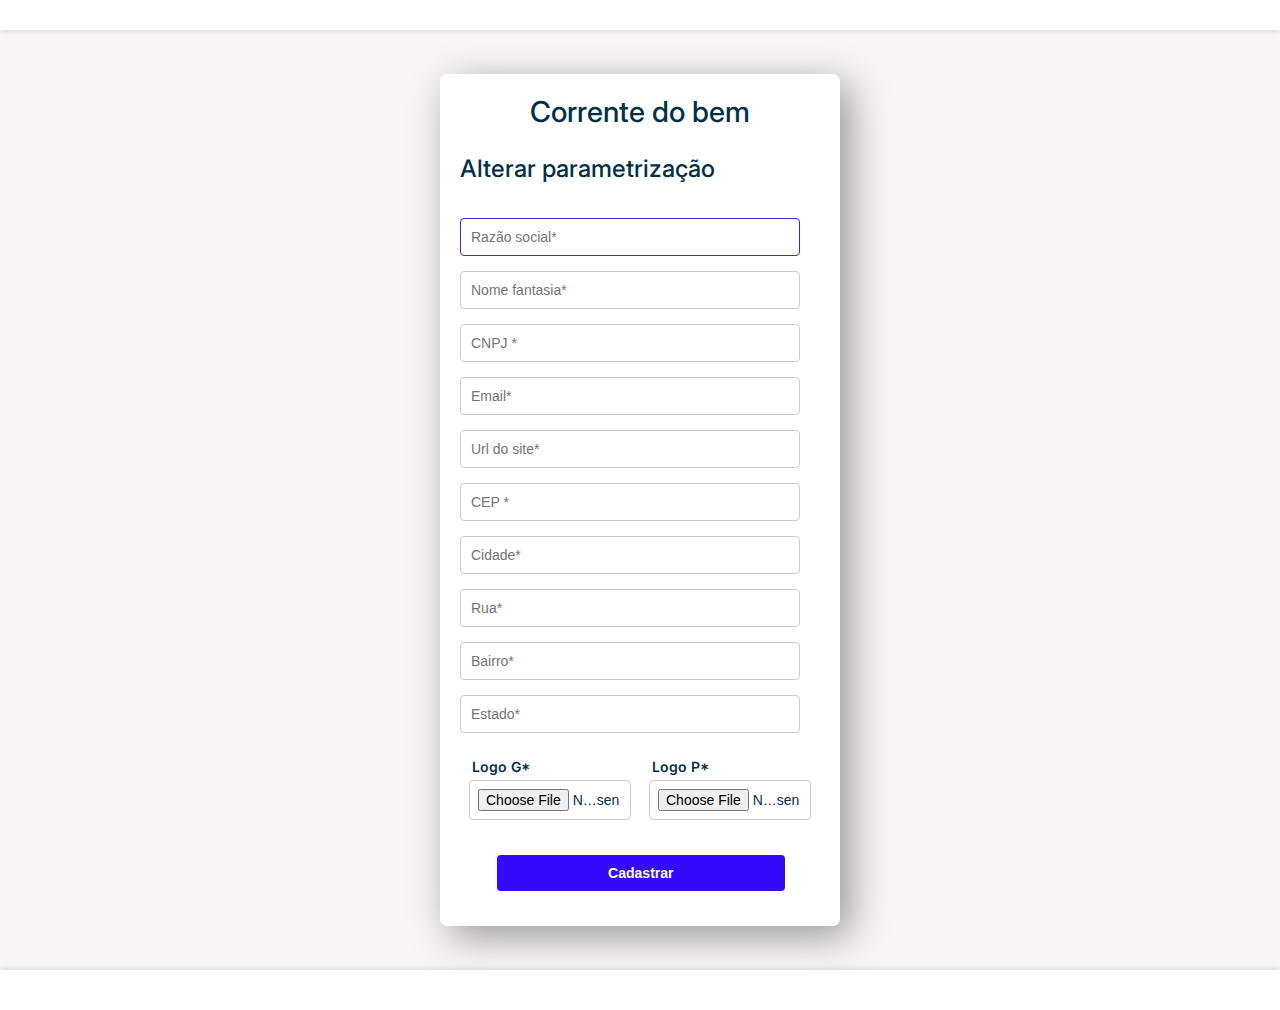
<file: org_frontend/alterarParametrizacao.html>
<!DOCTYPE html>
<html lang="pt-br">
<head>
    <meta charset="UTF-8">
    <meta name="viewport" content="width=device-width, initial-scale=1.0">
    <title>Corrente do bem - Cadastro</title>
    <link rel="stylesheet" href="./css/cadParametrizacao.css"> <!-- Substitua pelo caminho correto do seu arquivo CSS -->
    <link rel="stylesheet" href="./css/stylePagina.css">
    <script src="./js/cadastroP.js"></script>
    <script src="./js/paginaAdminUser.js"></script>
    <script src="./js/carregarHeaderFooter.js"></script>
</head>
<body onload="getParametrizacao(event); carregaHeaderFooter();">
    <div class="wrapper">

        <header id="headerAdm" class="main-header">
            <!--COLOCAR O HEADER DO SCRIPT AQUI CASO DE ALGUM ERRO, ESTA NO CARREGARHEADERFOOTER-->
        </header>
    
        <main class="content">
            <div class="page">
                <div class="formLogin">
                    <h1>Corrente do bem</h1>
                    <h2>Alterar parametrização</h2>
                    <form id="formP" method="POST" enctype="multipart/form-data">
                        <input id="razaoP" name="razaoP" type="text" placeholder="Razão social*" autofocus="true" value="">
                        <div id="divRazao" style="display: none">
                            <p class="validarForm">Razão social inválida!</p>
                        </div>
                        <input id="nomeP" name="nomeP" type="text" placeholder="Nome fantasia*" value="">
                        <div id="divNome" style="display: none">
                            <p class="validarForm">Nome fantasia inválido!</p>
                        </div>
                        <input type="text" id="cnpjP" name="cnpjP" placeholder="CNPJ *" maxlength="18" value="">
                        <div id="divCNPJ" style="display: none">
                            <p class="validarForm">CNPJ inválido!</p>
                        </div>
                        <input id="emailP" name="emailP" type="email" placeholder="Email*" value="">
                        <div id="divEmail" style="display: none">
                            <p class="validarForm">Email inválido!</p>
                        </div>
                        <input id="siteP" name="siteP" type="text" placeholder="Url do site*" value="">
                        <div id="divSite" style="display: none">
                            <p class="validarForm">Site inválido!</p>
                        </div>
                        <input type="text" id="cepP" name="cepP" placeholder="CEP *" maxlength="9" value="">
                        <div id="divCEP" style="display: none">
                            <p class="validarForm">CEP inválido!</p>
                        </div>
                        <input type="text" id="cidadeP" name="cidadeP" placeholder="Cidade*" value="">
                        <div id="divCidade" style="display: none">
                            <p class="validarForm">Cidade inválida!</p>
                        </div>
                        <input type="text" id="enderecoP" name="enderecoP" placeholder="Rua*" value="">
                        <div id="divEndereco" style="display: none">
                            <p class="validarForm">Endereço inválido!</p>
                        </div>
                        <input type="text" id="bairroP" name="bairroP" placeholder="Bairro*" value="">
                        <div id="divBairro" style="display: none">
                            <p class="validarForm">Bairro inválido!</p>
                        </div>
                        <input type="text" id="estadoP" name="estadoP" placeholder="Estado*" value="">
                        <div id="divEstado" style="display: none">
                            <p class="validarForm">Estado inválido!</p>
                        </div>

                        <div class="file-inputs-container">
                            <div class="file-input">
                                <label for="arquivo1">Logo G*</label>
                                <input id="arquivo1" name="arquivo1" type="file" accept=".jpg,.jpeg,.png,.pdf">
                            </div>
                        
                            <div class="file-input">
                                <label for="arquivo2">Logo P*</label>
                                <input id="arquivo2" name="arquivo2" type="file" accept=".jpg,.jpeg,.png,.pdf">
                            </div>
                        </div>  
                    </form>
                    <div id="divArq1" style="display: none">
                        <p class="validarForm" style="margin-left: 0.8rem; margin-top: 0px;">Arquivo Logo G inválido!</p>
                    </div>
                    <div id="divArq2" style="display: none">
                        <p class="validarForm" style="margin-left: 13.4rem;">Arquivo Logo P inválido!</p>
                    </div>
                    <div id="divSucesso" style="display: none;">
                        <h3 class="validarForm" style="color: rgb(11, 139, 39); margin-left: 2.6rem; margin-bottom: 2px;">Alteração realizada, aguarde o redirecionamento..</h3>
                    </div>
                    <button class="btn" onclick="cadastrarParametrizacao(event)" style="margin-bottom: 15px;">Cadastrar</button>
                
                </div>
            </div>
        </main>

        <footer class="main-footer" id="footerAdm">
           <!--COLOCAR O FOOTER DO SCRIPT AQUI CASO DE ALGUM ERRO, ESTA NO CARREGARHEADERFOOTER-->
        </footer>
    </div>
</body>
</html>
</file>
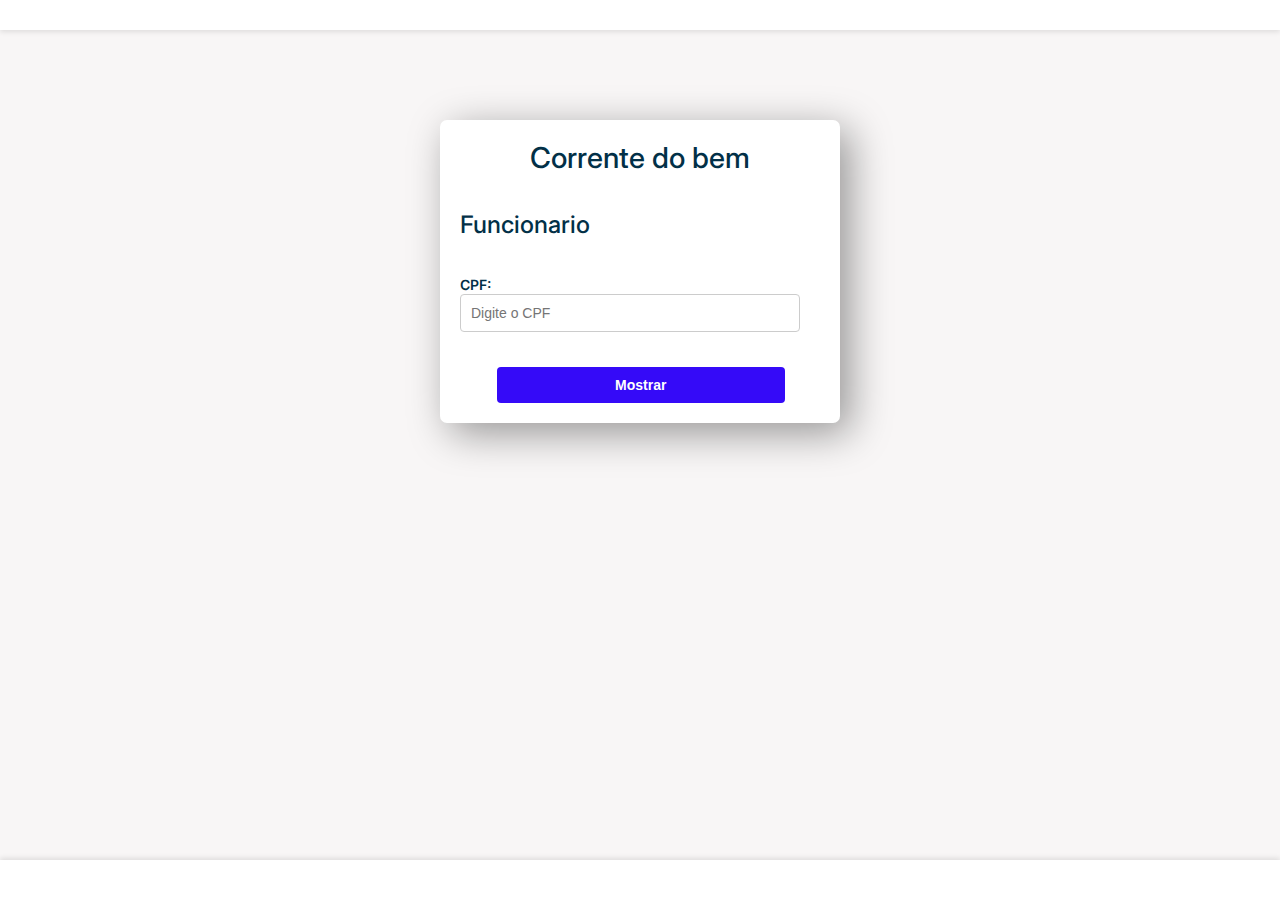
<file: org_frontend/cadastroEntrega.html>
<!DOCTYPE html>
<html lang="pt-br">
<head>
    <meta charset="UTF-8">
    <meta name="viewport" content="width=device-width, initial-scale=1.0">
    <title>Corrente do bem - Cadastro</title>
    <link rel="stylesheet" href="./css/cadUser.css"> <!-- Substitua pelo caminho correto do seu arquivo CSS -->
    <link rel="stylesheet" href="./css/stylePagina.css">

    <script src="./js/cadastroE.js"></script>
    <script src="./js/carregarHeaderFooter.js"></script>

</head>
<body onload="carregaHeaderFooter()">
    <div class="wrapper">
        <header id="headerAdm" class="main-header">
            <!--COLOCAR O HEADER DO SCRIPT AQUI CASO DE ALGUM ERRO, ESTA NO CARREGARHEADERFOOTER-->
        </header>
    
        <main class="content">
            <div class="page">
                <div class="formLogin">
                    <h1>Corrente do bem</h1>
                    <h2>Funcionario</h2>

                    <form id="formU">
                        <label for="cpf">CPF:</label>
                        <input id="cpf" name="cpf" type="text" placeholder="Digite o CPF" value="" oninput="" maxlength="14">
                        <span id="idFunc" style="display: none;" value="0"></span>
                        <div id="divAll" style="display: none;">
                            <label for="nome">Nome:</label>
                            <input id="nome" name="nome" type="text" placeholder="Nome" autofocus="true" value="" style="display: block;" readonly>

                            <label for="email">Email:</label>
                            <input id="email" name="email" type="text" placeholder="Email" value="" style="display: block;" readonly>

                            <label for="cidade">Cidade:</label>
                            <input id="cidade" name="cidade" type="text" placeholder="Cidade" value="" style="display: block;" readonly>
                        </div>
                    </form>
                    <div id="divCPF" style="display: none">
                        <h3 class="validarForm">CPF não encontrado, tente novamente.</h3>
                    </div>
                    <div id="divSucesso" style="display: none;">
                        <h3 class="validarForm" style="color: rgb(11, 139, 39); margin-left: 2.6rem; margin-bottom: 2px;">Usuário inativado.</h3>
                    </div>

                    <div id="divErro" style="display: none;">
                        <h3 class="validarForm" style="color: rgb(226, 8, 8); margin-left: 2.6rem; margin-bottom: 2px;">Permissão negada. Cadastre mais um administrador</h3>
                    </div>
                    <button id="buttonM" style="display: block;" class="btn" onclick="mostrarDados(event)">Mostrar</button>
                    <button id="buttonE" style="display: none;" class="btn" onclick="esconderDados(event)">Esconder</button>
                </div>

                <div class="formLogin" id="divGeralD" style="display: none;">

                    <h2>Donatario</h2>

                    <form id="formU2">
                        <label for="cpf2">CPF:</label>
                        <input id="cpf2" name="cpf2" type="text" placeholder="Digite o CPF" value="" oninput="" maxlength="14">
                        <span id="idDonat" style="display: none;" value="0"></span>

                        <div id="divAll2" style="display: none;">
                            <label for="nome2">Nome:</label>
                            <input id="nome2" name="nome2" type="text" placeholder="Nome" autofocus="true" value="" style="display: block;" readonly>

                            <label for="email2">Telefone:</label>
                            <input id="telefone2" name="telefone2" type="text" placeholder="Telefone" value="" style="display: block;" readonly>

                            <label for="cidade2">Cidade:</label>
                            <input id="cidade2" name="cidade2" type="text" placeholder="Cidade" value="" style="display: block;" readonly>
                        </div>
                    </form>
                    <div id="divCPF2" style="display: none">
                        <h3 class="validarForm">CPF não encontrado, tente novamente.</h3>
                    </div>
                    <div id="divSucesso2" style="display: none;">
                        <h3 class="validarForm" style="color: rgb(11, 139, 39); margin-left: 2.6rem; margin-bottom: 2px;">Usuário inativado.</h3>
                    </div>

                    <div id="divErro2" style="display: none;">
                        <h3 class="validarForm" style="color: rgb(226, 8, 8); margin-left: 2.6rem; margin-bottom: 2px;">Permissão negada. Cadastre mais um administrador</h3>
                    </div>

                    <button id="buttonM2" style="display: block;" class="btn" onclick="mostrarDados('buttonM2')">Mostrar</button>
                    <button id="buttonE2" style="display: none;" class="btn" onclick="esconderDados('buttonE2')">Esconder</button>
                </div>

                <div class="formLogin" id="divGeralF" style="display: none;">

                    <h2>Entrega</h2>

                    <form id="formU3">
                    
                        <div id="divAll3" style="display: block;">
                            <label for="tipo">Tipo:</label>
                            <input id="tipo" name="tipo" type="text" placeholder="Tipo" autofocus="true" value="" style="display: block;" >

                            <label for="data">Data:</label>
                            <input id="data" name="data" type="date" placeholder="Data entrega" value="" style="display: block;" >
                        </div>
                    </form>

                    <h3>Adicionar Produto</h3>
                    <br>

                    <div id="divAddProduto" style="display: block;">
                        <form id="formProduto">
                            <label for="produto">Produto:</label>
                            <input id="produto" name="produto" type="text" placeholder="Nome do Produto" value="" style="display: block;">

                            <label for="quantidade">Quantidade:</label>
                            <input id="quantidade" name="quantidade" type="number" placeholder="Quantidade" value="" style="display: block;" min="1">
                        </form>

                        <button id="buttonAddProduto" class="btn" onclick="adicionarProduto(event)">Adicionar Produto</button>
                        <div id="produtosList" style="margin-top: 10px;"></div>
                    </div>

                    <div id="divCPF2" style="display: none">
                        <h3 class="validarForm">CPF não encontrado, tente novamente.</h3>
                    </div>
                    <div id="divSucesso3" style="display: none;">
                        <h3 class="validarForm" style="color: rgb(11, 139, 39); margin-left: 2.6rem; margin-bottom: 2px;">Entrega cadastrada.</h3>
                    </div>

                    <div id="divErro3" style="display: none;">
                        <h3 class="validarForm" style="color: rgb(226, 8, 8); margin-left: 2.6rem; margin-bottom: 2px;">Erro preencha os campos corretos.</h3>
                    </div>

                    <button id="buttonEF" style="display: block;" class="btn" onclick="cadastrarE()">Confirmar</button>
                </div>


            </div>
        </main>
        <footer class="main-footer" id="footerAdm">
            <!--COLOCAR O FOOTER DO SCRIPT AQUI CASO DE ALGUM ERRO, ESTA NO CARREGARHEADERFOOTER-->
         </footer>
    </div>
</body>
</html>
</file>
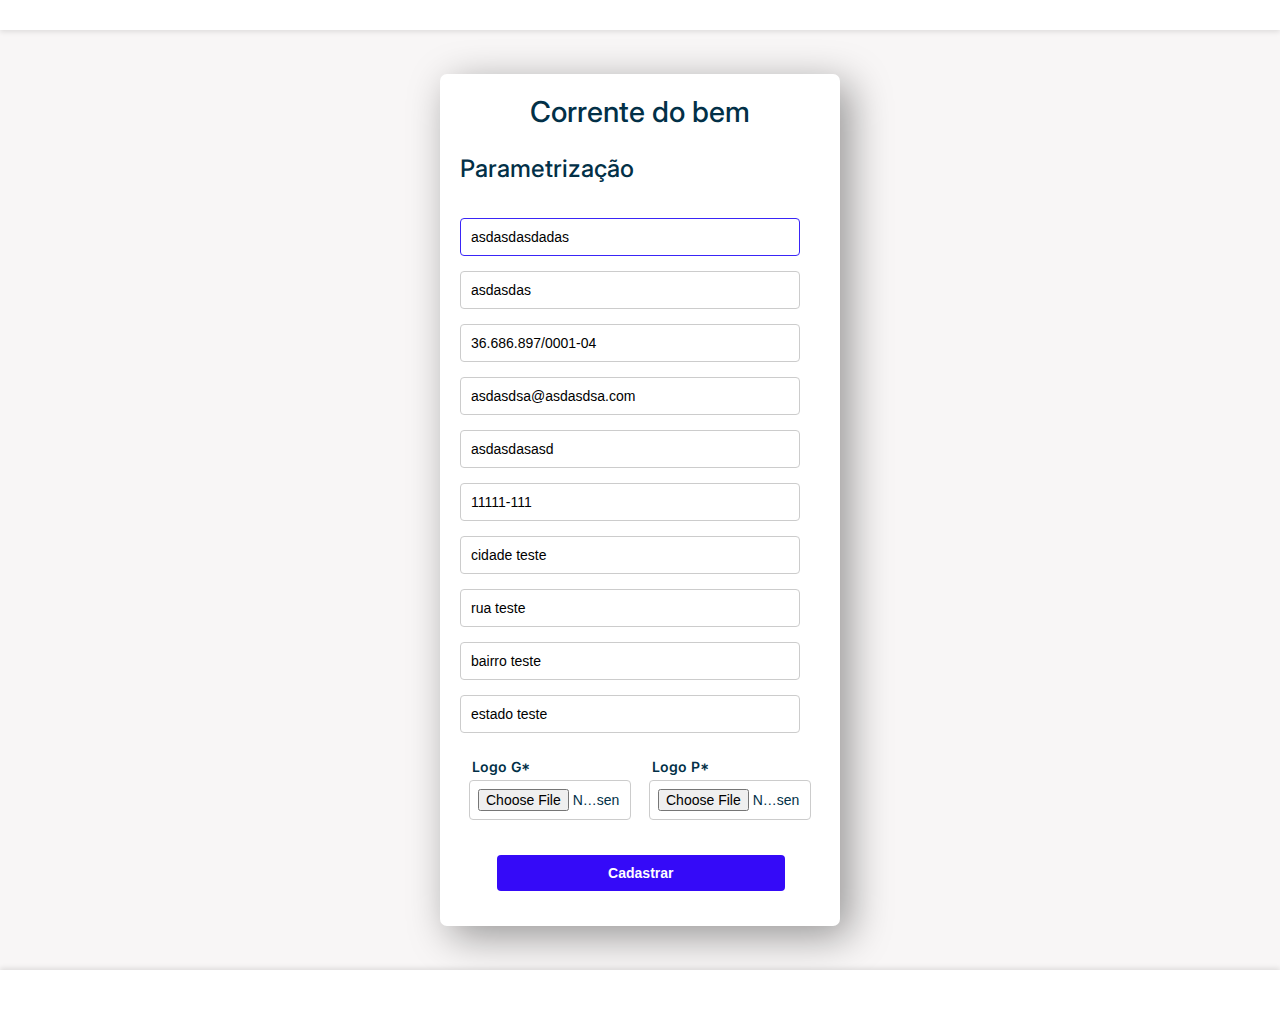
<file: org_frontend/cadastroParametrizacao.html>
<!DOCTYPE html>
<html lang="pt-br">
<head>
    <meta charset="UTF-8">
    <meta name="viewport" content="width=device-width, initial-scale=1.0">
    <title>Corrente do bem - Cadastro</title>
    <link rel="stylesheet" href="./css/cadParametrizacao.css"> <!-- Substitua pelo caminho correto do seu arquivo CSS -->
    <link rel="stylesheet" href="./css/stylePagina.css">

    <script src="./js/cadastroP.js"></script>
    <script src="./js/paginaAdminUser.js"></script>
    <script src="./js/carregarHeaderFooter.js"></script>
</head>
<body onload="carregaHeaderFooter();">
<div class="wrapper">

    <header id="headerAdm" class="main-header">
        <!--COLOCAR O HEADER DO SCRIPT AQUI CASO DE ALGUM ERRO, ESTA NO CARREGARHEADERFOOTER-->
    </header>

    <main class="content">
        <div class="page">
            <div class="formLogin">
                <h1>Corrente do bem</h1>
                <h2>Parametrização</h2>
                <form id="formP" method="POST" enctype="multipart/form-data">
                    <input id="razaoP" name="razaoP" type="text" placeholder="Razão social*" autofocus="true" value="asdasdasdadas">
                    <div id="divRazao" style="display: none">
                        <p class="validarForm">Razão social inválida!</p>
                    </div>
                    <input id="nomeP" name="nomeP" type="text" placeholder="Nome fantasia*" value="asdasdas">
                    <div id="divNome" style="display: none">
                        <p class="validarForm">Nome fantasia inválido!</p>
                    </div>
                    <input type="text" id="cnpjP" name="cnpjP" placeholder="CNPJ *" maxlength="18" value="36.686.897/0001-04">
                    <div id="divCNPJ" style="display: none">
                        <p class="validarForm">CNPJ inválido!</p>
                    </div>
                    <input id="emailP" name="emailP" type="email" placeholder="Email*" value="asdasdsa@asdasdsa.com">
                    <div id="divEmail" style="display: none">
                        <p class="validarForm">Email inválido!</p>
                    </div>
                    <input id="siteP" name="siteP" type="text" placeholder="Url do site*" value="asdasdasasd">
                    <div id="divSite" style="display: none">
                        <p class="validarForm">Site inválido!</p>
                    </div>
                    <input type="text" id="cepP" name="cepP" placeholder="CEP *" maxlength="9" value="11111-111">
                    <div id="divCEP" style="display: none">
                        <p class="validarForm">CEP inválido!</p>
                    </div>
                    <input type="text" id="cidadeP" name="cidadeP" placeholder="Cidade*" value="cidade teste">
                    <div id="divCidade" style="display: none">
                        <p class="validarForm">Cidade inválida!</p>
                    </div>
                    <input type="text" id="enderecoP" name="enderecoP" placeholder="Rua*" value="rua teste">
                    <div id="divEndereco" style="display: none">
                        <p class="validarForm">Endereço inválido!</p>
                    </div>
                    <input type="text" id="bairroP" name="bairroP" placeholder="Bairro*" value="bairro teste">
                    <div id="divBairro" style="display: none">
                        <p class="validarForm">Bairro inválido!</p>
                    </div>
                    <input type="text" id="estadoP" name="estadoP" placeholder="Estado*" value="estado teste">
                    <div id="divEstado" style="display: none">
                        <p class="validarForm">Estado inválido!</p>
                    </div>

                    <div class="file-inputs-container">
                        <div class="file-input">
                            <label for="arquivo1">Logo G*</label>
                            <input id="arquivo1" name="arquivo1" type="file" accept=".jpg,.jpeg,.png,.pdf">
                        </div>
                    
                        <div class="file-input">
                            <label for="arquivo2">Logo P*</label>
                            <input id="arquivo2" name="arquivo2" type="file" accept=".jpg,.jpeg,.png,.pdf">
                        </div>
                    </div>  
                </form>
                <div id="divArq1" style="display: none">
                    <p class="validarForm" style="margin-left: 0.8rem; margin-top: 0px;">Arquivo Logo G inválido!</p>
                </div>
                <div id="divArq2" style="display: none">
                    <p class="validarForm" style="margin-left: 13.4rem;">Arquivo Logo P inválido!</p>
                </div>
                <div id="divSucesso" style="display: none;">
                    <h3 class="validarForm" style="color: rgb(11, 139, 39); margin-left: 2.6rem; margin-bottom: 2px;">Cadastro de parametrização realizado, aguarde o redirecionamento..</h3>
                </div>
                <button class="btn" onclick="cadastrarParametrizacao(event)" style="margin-bottom: 15px;">Cadastrar</button>
            </div>
        </div>
    </main>

    <footer class="main-footer" id="footerAdm">
        <!--COLOCAR O FOOTER DO SCRIPT AQUI CASO DE ALGUM ERRO, ESTA NO CARREGARHEADERFOOTER-->
     </footer>
</div>
</body>
</html>
</file>
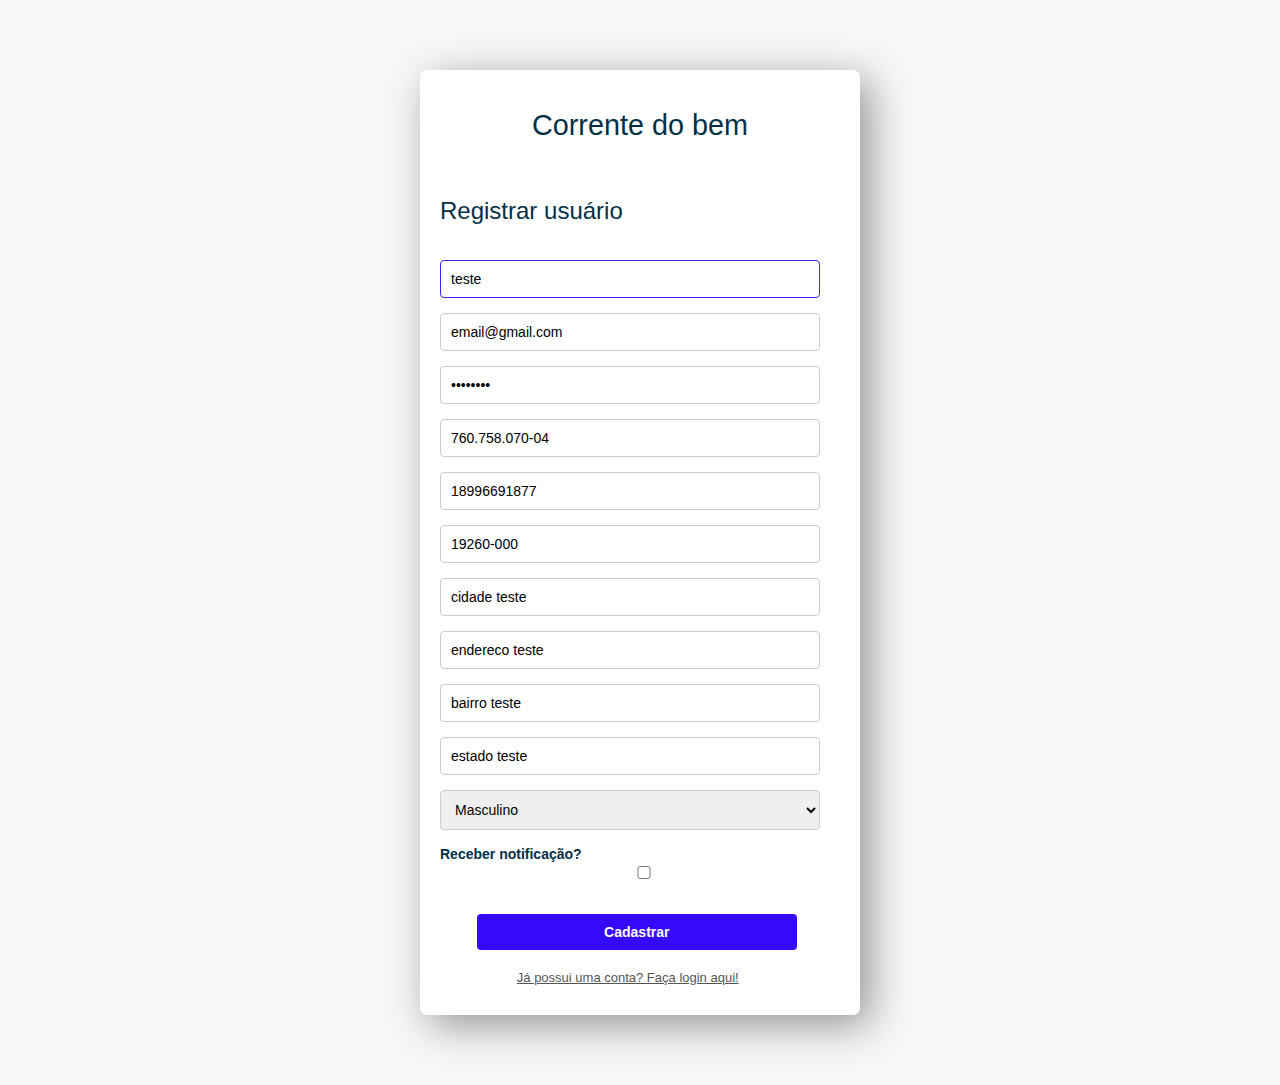
<file: org_frontend/cadastroUsuario.html>
<!DOCTYPE html>
<html lang="pt-br">
<head>
    <meta charset="UTF-8">
    <meta name="viewport" content="width=device-width, initial-scale=1.0">
    <title>Corrente do bem - Cadastro</title>
    <link rel="stylesheet" href="./css/cadUser.css"> <!-- Substitua pelo caminho correto do seu arquivo CSS -->
    <script src="./js/cadastro.js"></script>
</head>
<body>
    <div class="page">
        <div class="formLogin">
            <h1>Corrente do bem</h1>
            <h2>Registrar usuário</h2>

            <form id="formU">
                <input id="nome" name="nome" type="text" placeholder="Nome*" autofocus="true" value="teste">
                <div id="divNome" style="display: none">
                    <p class="validarForm">Nome inválido!</p>
                </div>
    
                <input id="emailU" name="emailU" type="email" placeholder="Email*" value="email@gmail.com">
                <div id="divEmail" style="display: none">
                    <p class="validarForm">Email inválido!</p>
                </div>
                <input id="passU" name="passU" type="password" placeholder="Senha*" value="senha123">
                <div id="divPass" style="display: none">
                    <p class="validarForm">Senha inválida!</p>
                </div>
    
                <input type="text" id="cpf" name="cpf" placeholder="CPF *" maxlength="11" value="760.758.070-04">
                <div id="divCPF" style="display: none">
                    <p class="validarForm">CPF inválido!</p>
                </div>
                <input type="tel" id="telefone" name="telefone" placeholder="Telefone *" maxlength="11" value="18996691877">
                <div id="divTelefone" style="display: none">
                    <p class="validarForm">Telefone inválido!</p>
                </div>
                <input type="text" id="cep" name="cep" placeholder="CEP *" maxlength="9" value="19260-000">
                <div id="divCEP" style="display: none">
                    <p class="validarForm">CEP inválido!</p>
                </div>
                <input type="text" id="cidade" name="cidade" placeholder="Cidade*" value="cidade teste">
                <div id="divCidade" style="display: none">
                    <p class="validarForm">Cidade inválida!</p>
                </div>
                <input type="text" id="endereco" name="endereco" placeholder="Endereco*" value="endereco teste">
                <div id="divEndereco" style="display: none">
                    <p class="validarForm">Endereço inválido!</p>
                </div>
                <input type="text" id="bairro" name="bairro" placeholder="Bairro*" value="bairro teste">
                <div id="divBairro" style="display: none">
                    <p class="validarForm">Bairro inválido!</p>
                </div>
                <input type="text" id="estado" name="estado" placeholder="Estado*" value="estado teste">
                <div id="divEstado" style="display: none">
                    <p class="validarForm">Estado inválido!</p>
                </div>
            
                <select id="selectU">
                    <option value="masculino">Masculino</option>
                    <option value="feminino">Feminino</option>
                </select>

                <div>
                    <label for="notify">Receber notificação?</label>
                    <input type="checkbox" id="notify" name="notify" value="sim">
                </div>
            </form>
            
            <div id="divSucesso" style="display: none;">
                <h3 class="validarForm" style="color: rgb(11, 139, 39); margin-left: 2.6rem; margin-bottom: 2px;">Cadastro realizado, aguarde o redirecionamento..</h3>
            </div>

            <div id="divErro" style="display: none;">
                <h3 class="validarForm" style="color: rgb(226, 8, 8); margin-left: 2.6rem; margin-bottom: 2px;">Email não permitido, tente novamente.</h3>
            </div>

            <button class="btn" onclick="cadastrarUsuario(event)">Cadastrar</button>
            <a href="/">Já possui uma conta? Faça login aqui!</a>
           
        </div>
    </div>
</body>
</html>
</file>
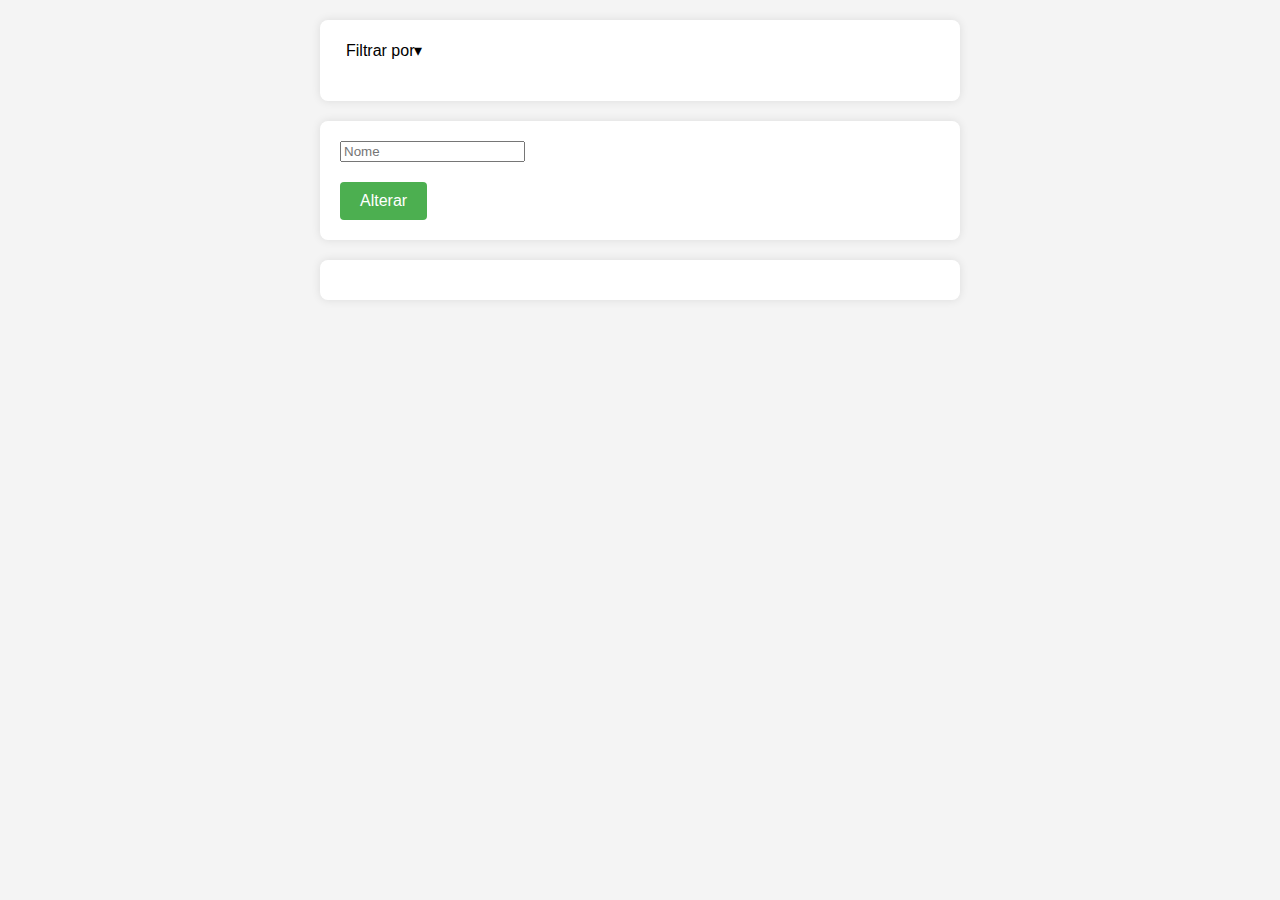
<file: org_frontend/consultarUsuarios.html>
<!DOCTYPE html>
<html lang="en">
<head>
    <meta charset="UTF-8">
    <meta name="viewport" content="width=device-width, initial-scale=1.0">
    <title>Tela Estilizada</title>
    <link rel="stylesheet" href="./css/consultarU.css">
    <script src="./js/consultarU.js"></script>
</head>
<body>
    
    <div class="main-content">

        
        <div class="dropdown">
            <button id="dropdown-btn">Filtrar por&#9662;</button>
            <div class="dropdown-content">
                <!-- Conteúdo do dropdown -->
                <a href="#" onclick="filtrarEmail()">Email</a>
                <a href="#" onclick="filtrarCpf()">CPF</a>
            </div>
        </div>

        <div id="filtrarE" style="display: none;">
            <label for="nome">Email:</label>
            <input id="emailU" name="emailU" type="email" placeholder="Digite o email" value=""  oninput="consultarEmail()" onfocus="desativarCaixas()">
            <div id="divEmail" style="display: none">
                <h3 class="validarForm">Email inválido!</h3>
            </div>
        </div>

        <div id="filtrarC" style="display: none;">
            <label for="cpf">CPF:</label>
            <input id="cpf" name="cpf" type="text" placeholder="Digite o CPF" value="" oninput="consultarCPF()" onfocus="desativarCaixas()">
            <div id="divCPF" style="display: none">
                <h3 class="validarForm">Digite o CPF!</h3>
            </div>
        </div>

    </div>

    <div class="main-content">
        <input type="text" id="name" placeholder="Nome">
        <button id="change-btn">Alterar</button>
    </div>
    
    <div class="main-content">
    </div>
</body>
</html>
</file>
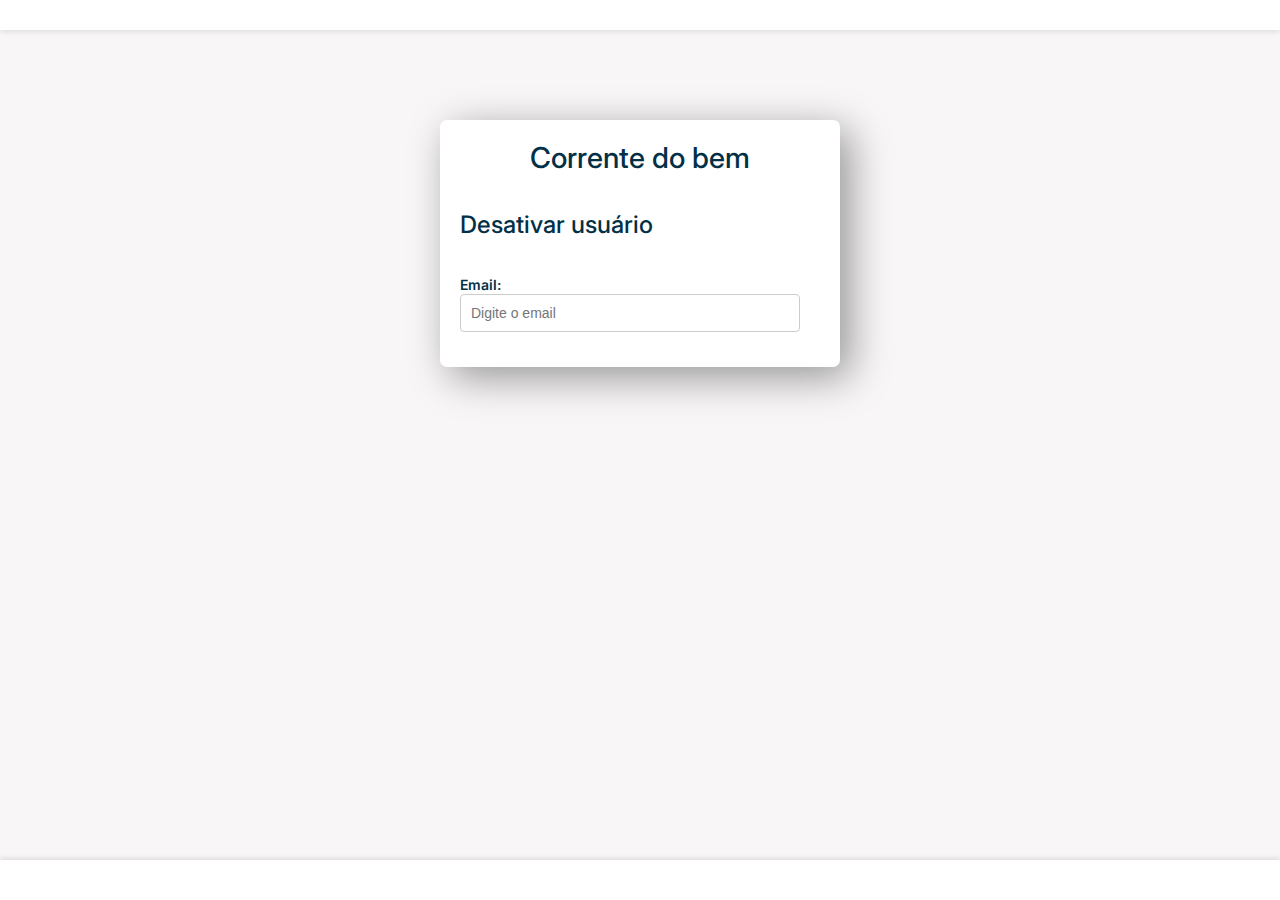
<file: org_frontend/deletarAcesso.html>
<!DOCTYPE html>
<html lang="pt-br">
<head>
    <meta charset="UTF-8">
    <meta name="viewport" content="width=device-width, initial-scale=1.0">
    <title>Corrente do bem - Cadastro</title>
    <link rel="stylesheet" href="./css/cadUser.css"> <!-- Substitua pelo caminho correto do seu arquivo CSS -->
    <link rel="stylesheet" href="./css/stylePagina.css">

    <script src="./js/cadastroP.js"></script>
    <script src="./js/carregarHeaderFooter.js"></script>

</head>
<body onload="carregaHeaderFooter()">
    <div class="wrapper">
        <header id="headerAdm" class="main-header">
            <!--COLOCAR O HEADER DO SCRIPT AQUI CASO DE ALGUM ERRO, ESTA NO CARREGARHEADERFOOTER-->
        </header>
    
        <main class="content">
            <div class="page">
                <div class="formLogin">
                    <h1>Corrente do bem</h1>
                    <h2>Desativar usuário</h2>

                    <form id="formU">
                        <label for="nome">Email:</label>
                        <input id="emailU" name="emailU" type="email" placeholder="Digite o email" value="" oninput="deletarAcessoU()" onfocus="desativarCaixas()">
                        <div id="divEmail" style="display: none">
                            <h3 class="validarForm">Email inválido!</h3>
                        </div>

                        <div id="divAll" style="display: none;">
                            <label for="nome">Nome:</label>
                            <input id="nome" name="nome" type="text" placeholder="Nome*" autofocus="true" value="" style="display: block;" readonly>
                            <label for="nome">Senha:</label>

                            <input id="passU" name="passU" type="text" placeholder="Senha*" value="" style="display: block;" readonly>
                            <label for="nome">Status:</label>

                            <input id="status" name="status" type="text" placeholder="status" value="" style="display: block;" readonly>
                        </div>
                    </form>

                    <div id="divSucesso" style="display: none;">
                        <h3 class="validarForm" style="color: rgb(11, 139, 39); margin-left: 2.6rem; margin-bottom: 2px;">Usuário inativado.</h3>
                    </div>

                    <div id="divErro" style="display: none;">
                        <h3 class="validarForm" style="color: rgb(226, 8, 8); margin-left: 2.6rem; margin-bottom: 2px;">Permissão negada. Cadastre mais um administrador</h3>
                    </div>

                    <button id="buttonU" style="display: none;" class="btn" onclick="inativarUsuario(event)">Deletar</button>
                
                </div>
            </div>
        </main>
        <footer class="main-footer" id="footerAdm">
            <!--COLOCAR O FOOTER DO SCRIPT AQUI CASO DE ALGUM ERRO, ESTA NO CARREGARHEADERFOOTER-->
         </footer>
    </div>
</body>
</html>
</file>
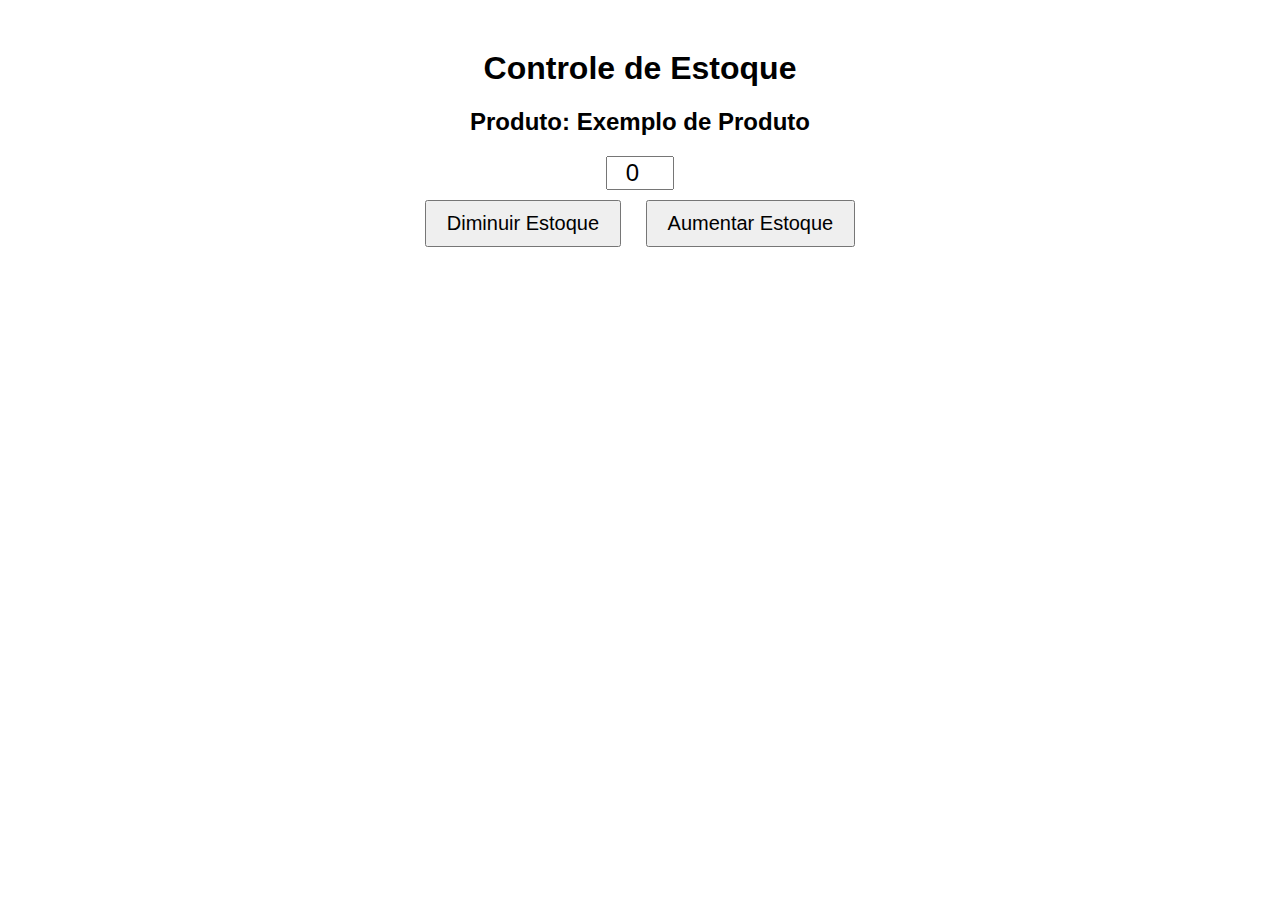
<file: org_frontend/Estoque.html>
<!DOCTYPE html>
<html lang="pt-BR">
<head>
    <meta charset="UTF-8">
    <meta name="viewport" content="width=device-width, initial-scale=1.0">
    <title>Controle de Estoque</title>
    <style>
        body {
            font-family: Arial, sans-serif;
            text-align: center;
            margin-top: 50px;
        }
        input {
            font-size: 24px;
            width: 60px;
            text-align: center;
        }
        button {
            font-size: 20px;
            margin: 10px;
            padding: 10px 20px;
        }
    </style>
</head>
<body>

    <h1>Controle de Estoque</h1>
    <h2>Produto: Exemplo de Produto</h2>
    <input type="number" id="estoque" value="0" readonly>
    <br>
    <button onclick="decrease()">Diminuir Estoque</button>
    <button onclick="increase()">Aumentar Estoque</button>

    <script>
        function increase() {
            const input = document.getElementById('estoque');
            input.value = parseInt(input.value) + 1;
        }

        function decrease() {
            const input = document.getElementById('estoque');
            if (parseInt(input.value) > 0) {
                input.value = parseInt(input.value) - 1;
            } else {
                alert("O estoque não pode ser negativo!");
            }
        }
    </script>

</body>
</html>
</file>
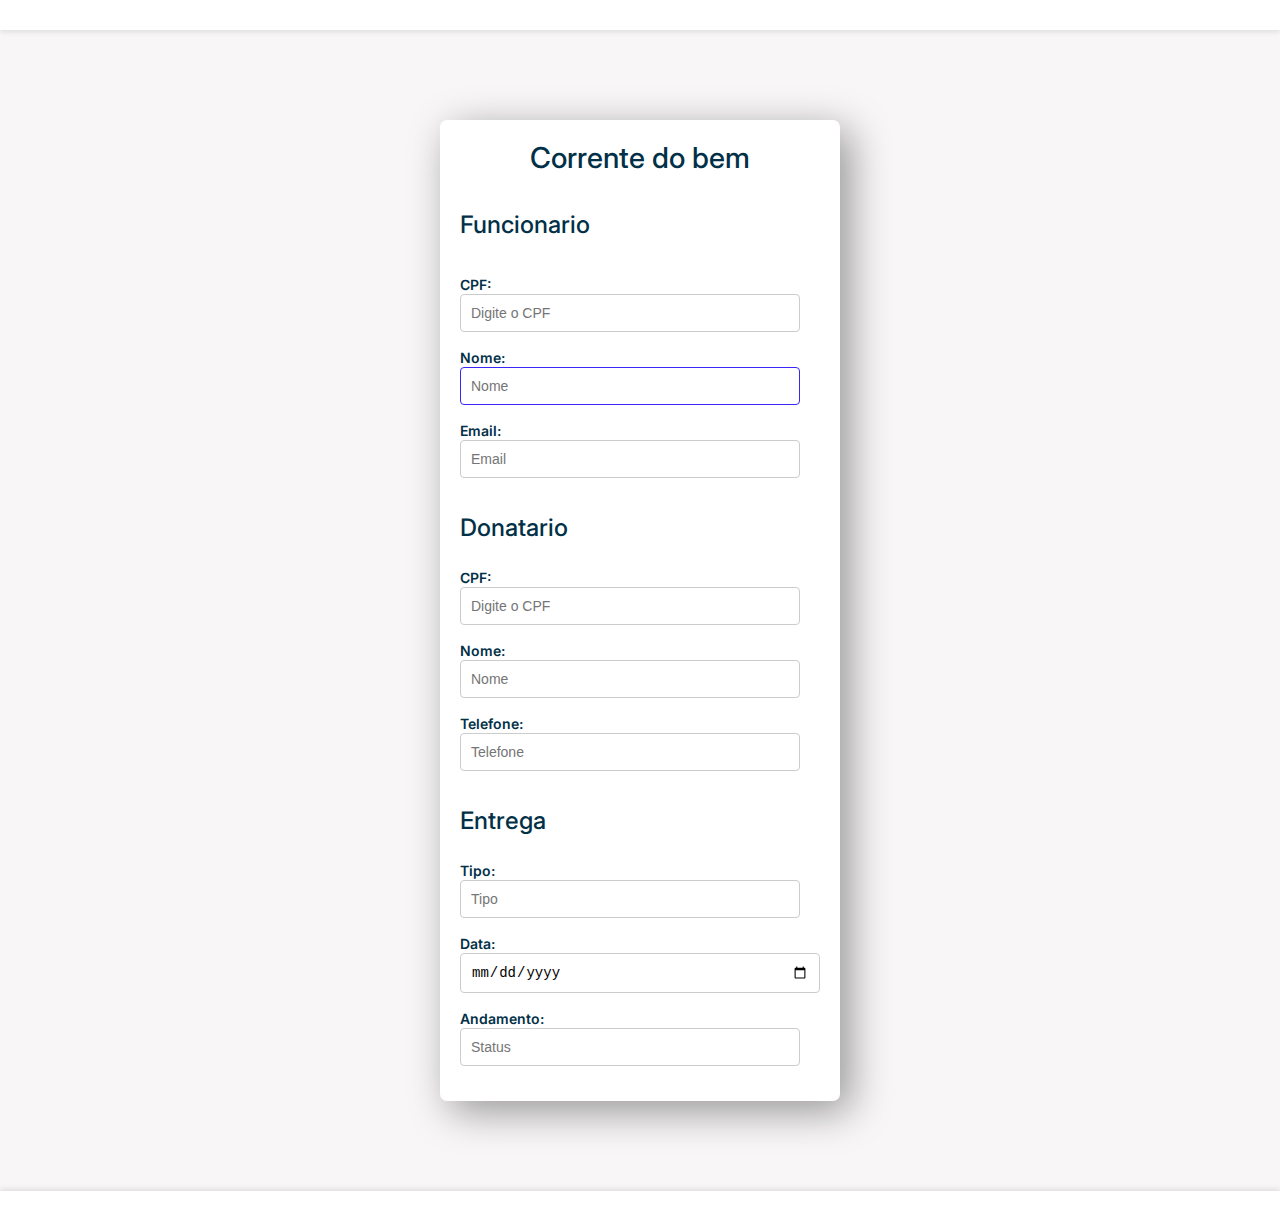
<file: org_frontend/exibirEntregas.html>
<!DOCTYPE html>
<html lang="pt-br">
<head>
    <meta charset="UTF-8">
    <meta name="viewport" content="width=device-width, initial-scale=1.0">
    <title>Corrente do bem - Cadastro</title>
    <link rel="stylesheet" href="./css/cadUser.css"> <!-- Substitua pelo caminho correto do seu arquivo CSS -->
    <link rel="stylesheet" href="./css/stylePagina.css">

    <script src="./js/cadastroE.js"></script>
    <script src="./js/carregarHeaderFooter.js"></script>

</head>
<body onload="carregaHeaderFooter()">
    <div class="wrapper">
        <header id="headerAdm" class="main-header">
            <!--COLOCAR O HEADER DO SCRIPT AQUI CASO DE ALGUM ERRO, ESTA NO CARREGARHEADERFOOTER-->
        </header>
    
        <main class="content">
            <div class="page">
                <div class="formLogin">
                    <h1>Corrente do bem</h1>
                    <h2>Funcionario</h2>

                    <form id="formU">
                        <label for="cpf">CPF:</label>
                        <input id="cpf" name="cpf" type="text" placeholder="Digite o CPF" value="" oninput="" maxlength="14" readonly>
                        <span id="idFunc" style="display: none;" value="0"></span>
                        <div id="divAll" style="display: block;">
                            <label for="nome">Nome:</label>
                            <input id="nome" name="nome" type="text" placeholder="Nome" autofocus="true" value="" style="display: block;" readonly>

                            <label for="email">Email:</label>
                            <input id="email" name="email" type="text" placeholder="Email" value="" style="display: block;" readonly>
                        </div>
                        <br>
                        <h2>Donatario</h2>
                        <label for="cpf2">CPF:</label>
                        <input id="cpf2" name="cpf2" type="text" placeholder="Digite o CPF" value="" oninput="" maxlength="14" readonly>
                        <span id="idDonat" style="display: none;" value="0"></span>

                        <div id="divAll2" style="display: block;">
                            <label for="nome2">Nome:</label>
                            <input id="nome2" name="nome2" type="text" placeholder="Nome" autofocus="true" value="" style="display: block;" readonly>

                            <label for="email2">Telefone:</label>
                            <input id="telefone2" name="telefone2" type="text" placeholder="Telefone" value="" style="display: block;" readonly>
                        </div>

                        <br>
                        <h2>Entrega</h2>
                        <div id="divAll3" style="display: block;">
                            <label for="tipo">Tipo:</label>
                            <input id="tipo" name="tipo" type="text" placeholder="Tipo" autofocus="true" value="" style="display: block;" >

                            <label for="data">Data:</label>
                            <input id="data" name="data" type="date" placeholder="Data entrega" value="" style="display: block;">

                            <label for="status">Andamento:</label>
                            <input id="status" name="status" type="text" placeholder="Status" value="" style="display: block;" >
                        </div>
                    </form>

                </div>
            </div>
        </main>
        <footer class="main-footer" id="footerAdm">
            <!--COLOCAR O FOOTER DO SCRIPT AQUI CASO DE ALGUM ERRO, ESTA NO CARREGARHEADERFOOTER-->
         </footer>
    </div>
</body>
</html>
</file>
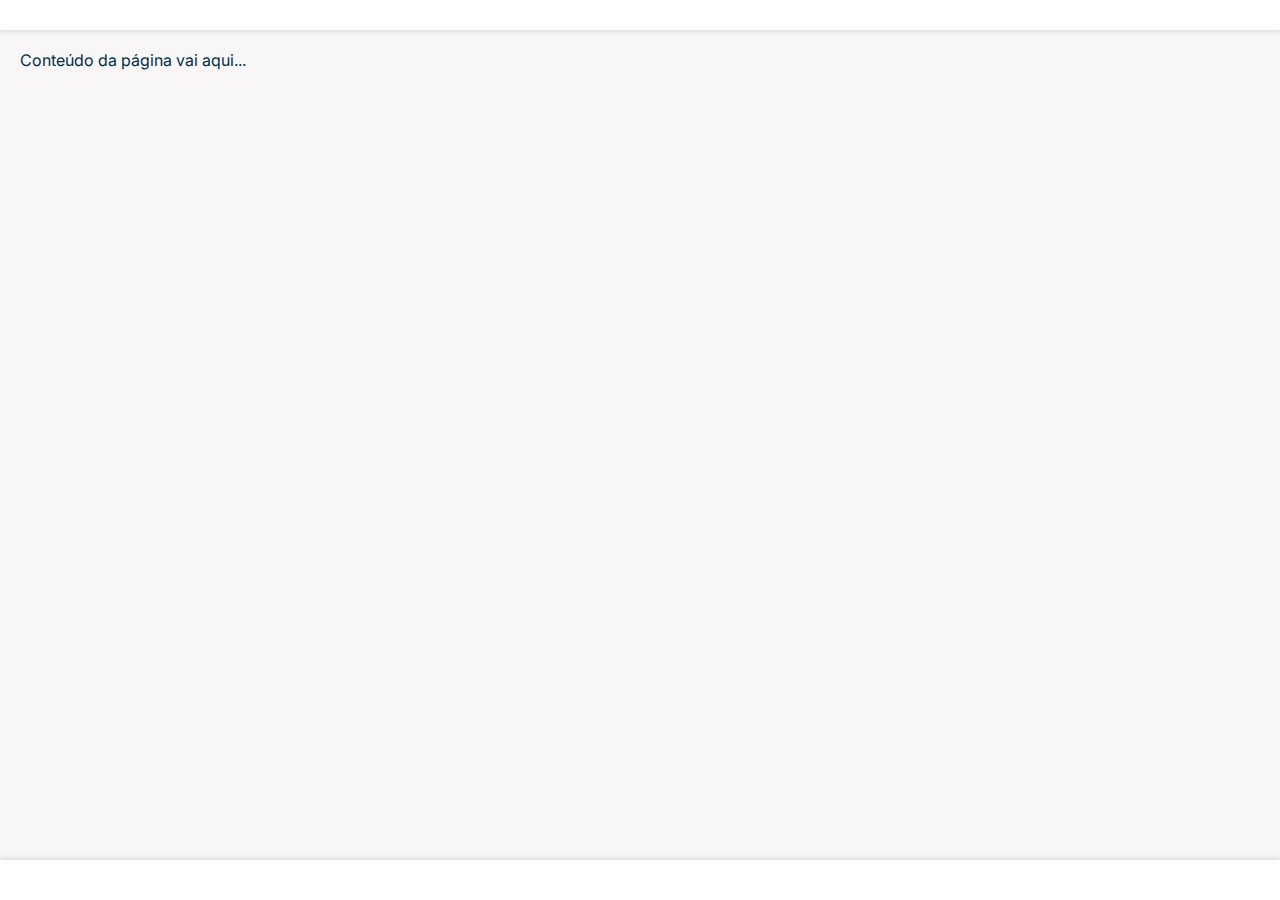
<file: org_frontend/paginaAdmin.html>
<!DOCTYPE html>
<html lang="en">
<head>
    <meta charset="UTF-8">
    <meta name="viewport" content="width=device-width, initial-scale=1.0">
    <title>Tela de Administrador</title>
    <link rel="stylesheet" href="./css/stylePagina.css">
    <script src="./js/carregarHeaderFooter.js"></script>
</head>
<body onload="carregaHeaderFooter()">

<div class="wrapper">
    <header id="headerAdm" class="main-header">
        
    </header>

    <main class="content">
        <!-- Conteúdo da página -->
        <p>Conteúdo da página vai aqui...</p>
    </main>

    <footer class="main-footer" id="footerAdm">
        
    </footer>
</div>

</body>
</html>
</file>
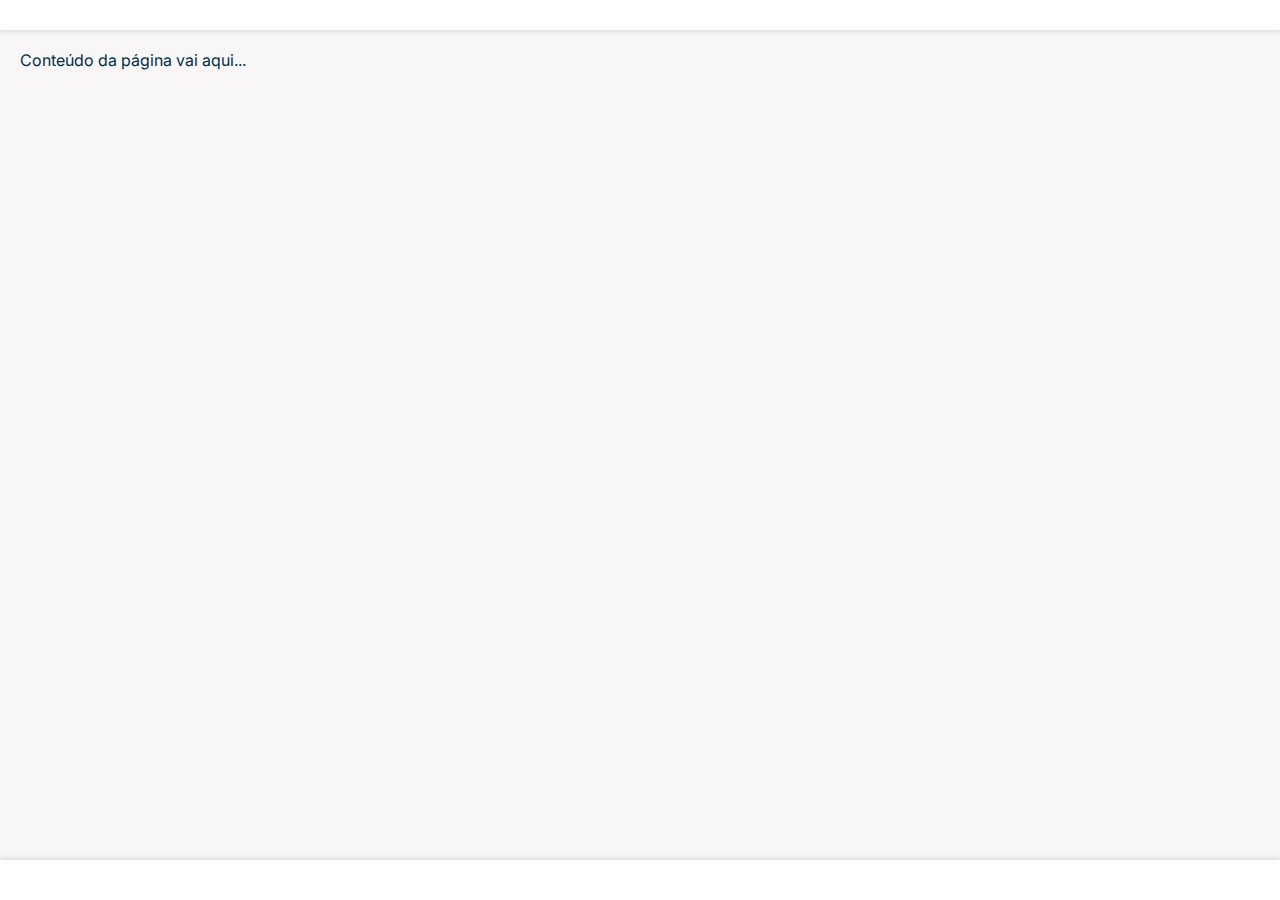
<file: org_frontend/paginaUser.html>
<!DOCTYPE html>
<html lang="pt-br">
<head>
    <meta charset="UTF-8">
    <meta name="viewport" content="width=device-width, initial-scale=1.0">
    <title>Tela de usuário</title>
    <link rel="stylesheet" href="./css/stylePagina.css">
    <script src="./js/carrregarHeaderFooterU.js"></script>
    
</head>
<body onload="carregaHeaderFooterU()">

<div class="wrapper">
    
    <!-- CASO SEJA O USUARIO DESBLOQUEAR ESSE HEADER-->
    <header id="headerUser" class="main-header">
       
    </header>

    <main class="content">
        <!-- Conteúdo da página -->
        <p>Conteúdo da página vai aqui...</p>
    </main>

    <footer class="main-footer" id="footerUser">
       
    </footer>
</div>

</body>
</html>
</file>
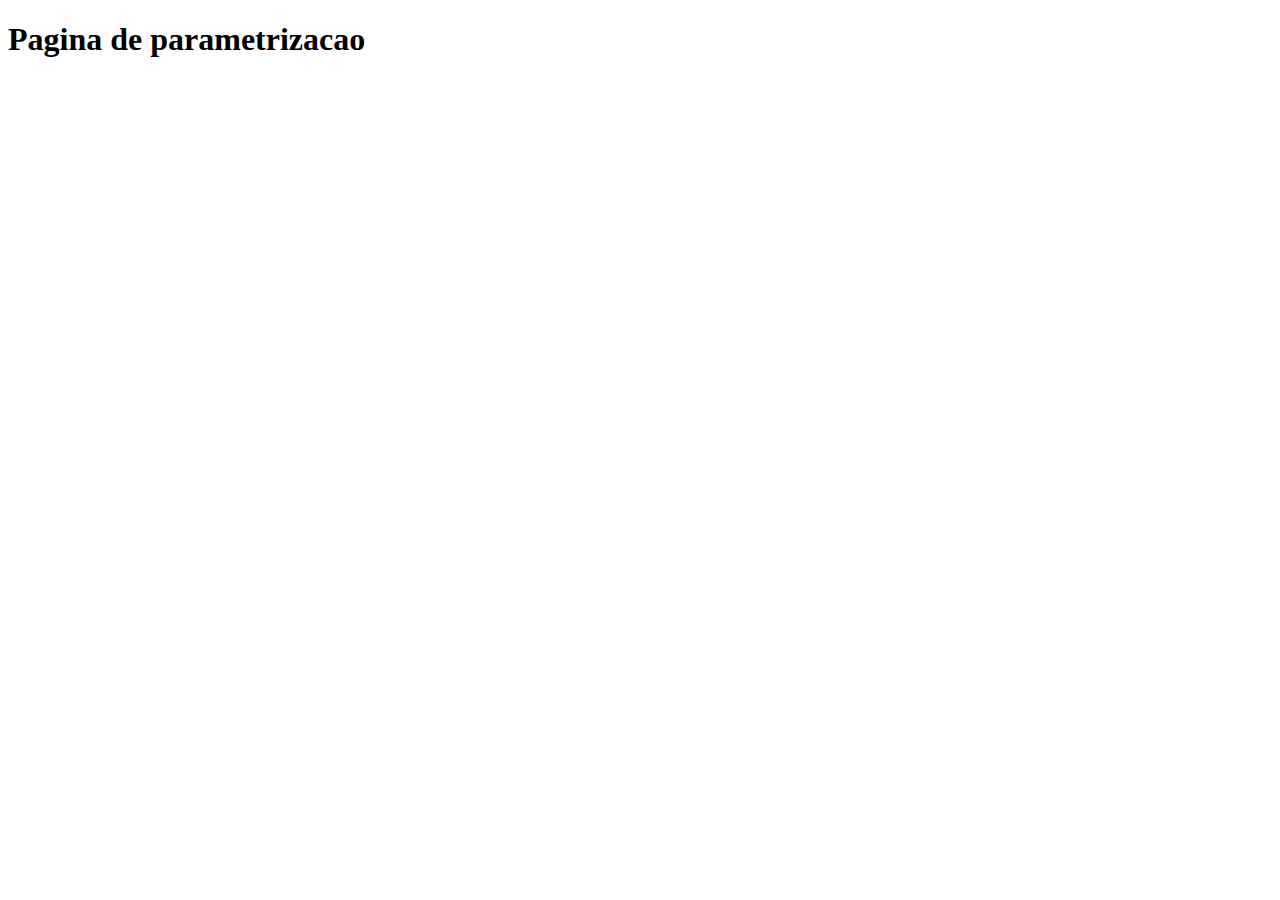
<file: org_frontend/parametrizacao.html>
<!DOCTYPE html>
<html lang="en">
<head>
    <meta charset="UTF-8">
    <meta name="viewport" content="width=device-width, initial-scale=1.0">
    <title>Document</title>
</head>
<body>
    <h1>Pagina de parametrizacao</h1>
</body>
</html>
</file>
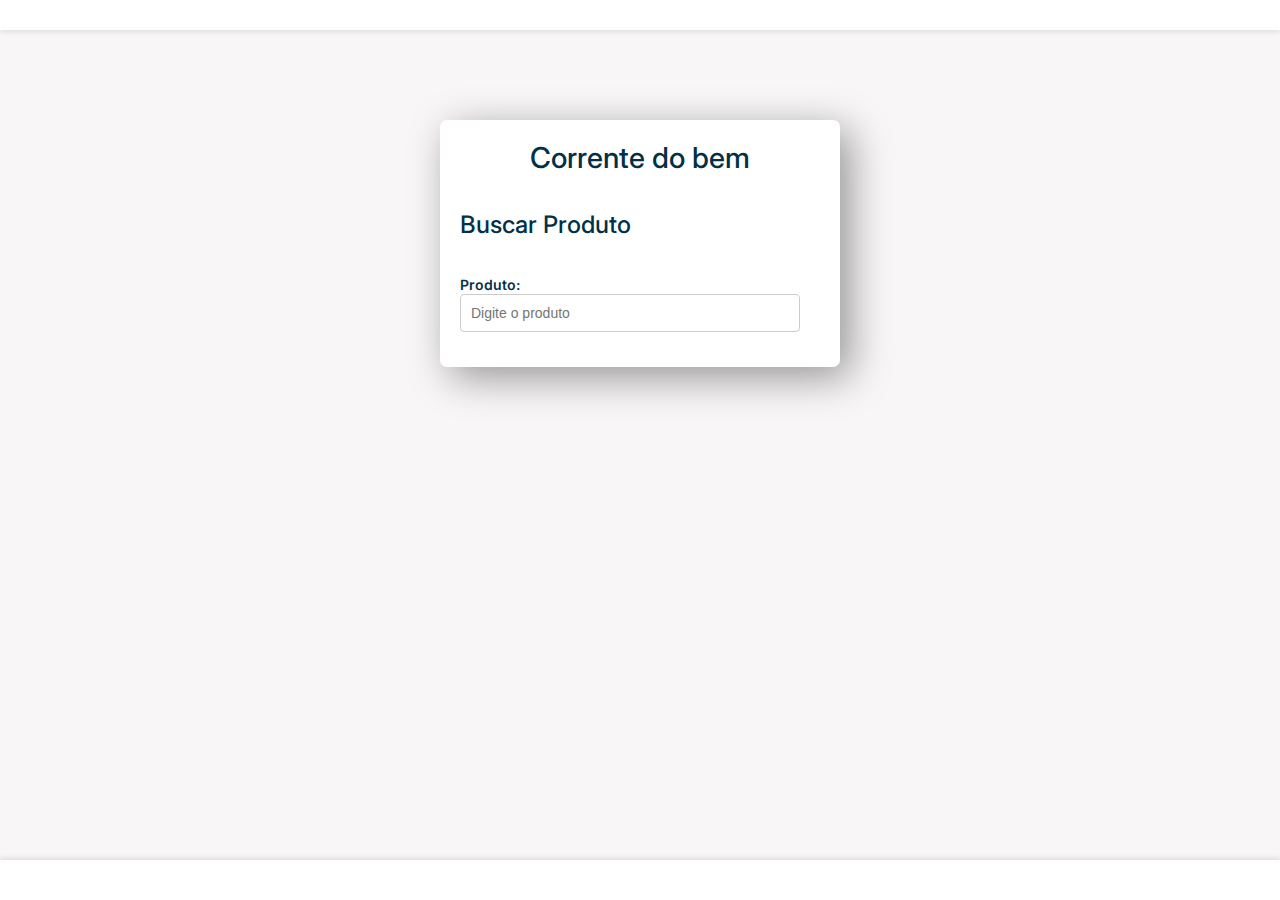
<file: org_frontend/produto.html>
<!DOCTYPE html>
<html lang="pt-br">
<head>
    <meta charset="UTF-8">
    <meta name="viewport" content="width=device-width, initial-scale=1.0">
    <title>Corrente do bem - Cadastro</title>
    <link rel="stylesheet" href="./css/cadUser.css">
    <link rel="stylesheet" href="./css/stylePagina.css">

    <script src="./js/cadastroP.js"></script>
    <script src="./js/carregarHeaderFooter.js"></script>

    <script>
      
    </script>
</head>
<body onload="carregaHeaderFooter()">
    <div class="wrapper">
        <header id="headerAdm" class="main-header"></header>
    
        <main class="content">
            <div class="page">
                <div class="formLogin">
                    <h1>Corrente do bem</h1>
                    <h2>Buscar Produto</h2>

                    <form id="formPD">
                        <label for="produto">Produto:</label>
                        <input id="produto" name="produto" type="text" placeholder="Digite o produto" oninput="produtoPesquisar()" onfocus="desativarCaixas()">
                        <div id="divEmail" style="display: none">
                            <h3 class="validarForm">Produto inválido!</h3>
                        </div>

                        <div id="divAll" style="display: none;">
                            <label for="nome">Nome:</label>
                            <input id="nome" name="nome" type="text" placeholder="Nome*" readonly>

                            <label for="tipo">Tipo:</label>
                            <input id="tipo" name="tipo" type="text" placeholder="Tipo" readonly>

                            <label for="valor">Valor:</label>
                            <input id="valor" name="valor" type="text" placeholder="valor" readonly>

                            <label for="peso">Peso:</label>
                            <input id="peso" name="peso" type="text" placeholder="peso" readonly>

                            <label for="estoque">ESTOQUE:</label>
                            <div style="display: flex; align-items: center;">
                                <button type="button" onclick="diminuirEstoque()">-</button>
                                <input id="estoque" name="estoque" type="text" placeholder="estoque" value="0" readonly style="width: 50px; text-align: center;">
                                <button type="button" onclick="aumentarEstoque()">+</button>
                            </div>
                        </div>
                        <input id="estoqueId" name="estoqueId" type="hidden" value="0">
                    </form>

                    <div id="divSucesso" style="display: none;">
                        <h3 class="validarForm" style="color: rgb(11, 139, 39); margin-left: 2.6rem; margin-bottom: 2px;">Usuário inativado.</h3>
                    </div>

                    <div id="divErro" style="display: none;">
                        <h3 class="validarForm" style="color: rgb(226, 8, 8); margin-left: 2.6rem; margin-bottom: 2px;">Permissão negada. Cadastre mais um administrador</h3>
                    </div>

                    <button id="buttonU" style="display: none;" class="btn" onclick="inativarUsuario(event)">Confirmar</button>
                
                </div>
            </div>
        </main>
        <footer class="main-footer" id="footerAdm"></footer>
    </div>
</body>
</html>
</file>
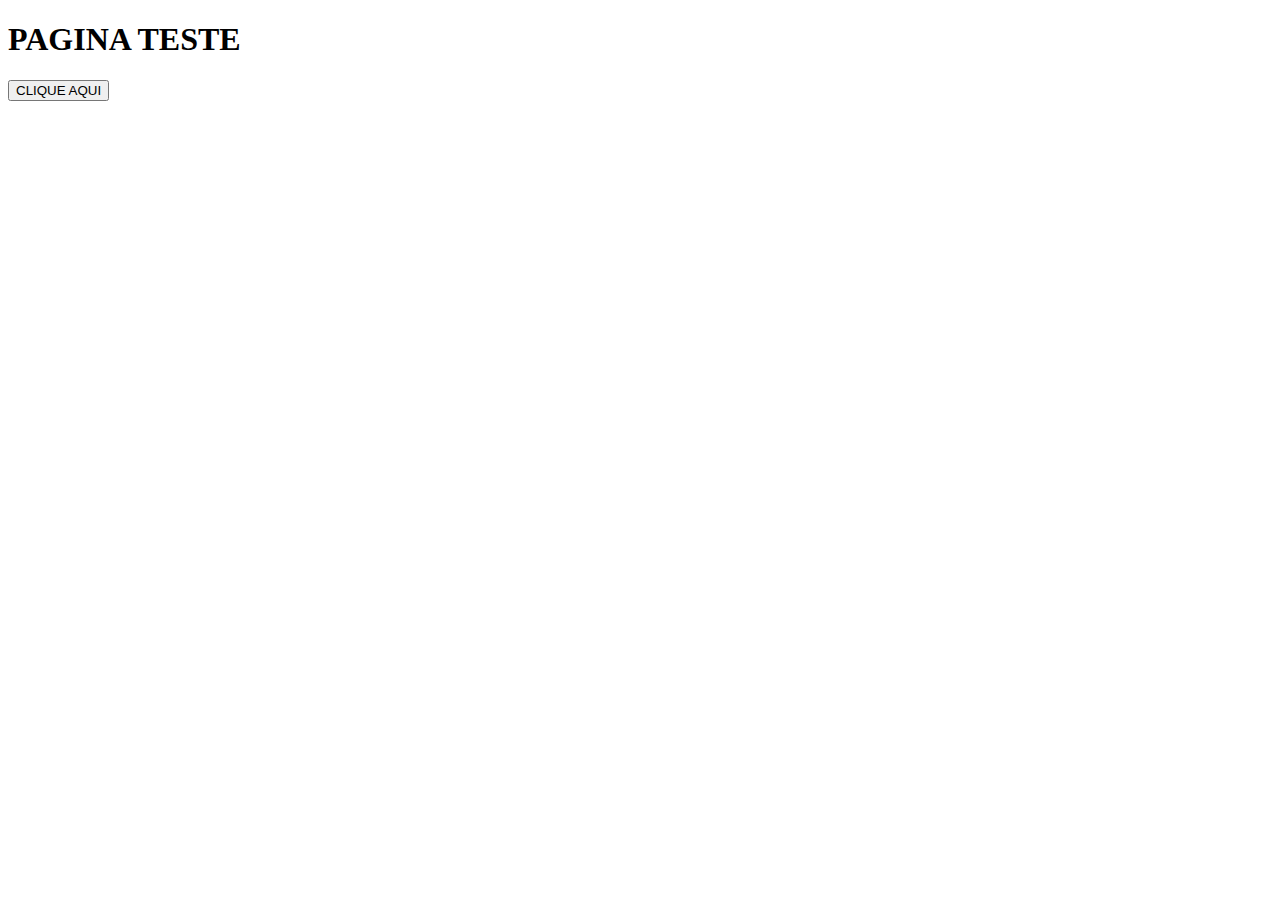
<file: org_frontend/teste.html>
<!DOCTYPE html>
<html lang="pt-br">
<head>
    <meta charset="UTF-8">
    <meta name="viewport" content="width=device-width, initial-scale=1.0">
    <title>Document</title>
    <script src="./js/script.js"></script>
</head>
<body>
    <h1>PAGINA TESTE</h1>
    <button onclick="JWT()">CLIQUE AQUI</button>    
</body>
</html>
</file>
<file: org_frontend/css/cadParametrizacao.css>
body {
    font-family: 'Inter', sans-serif;
    margin: 0;
    padding: 0;
    color: #023047;
}
.page {
    display: flex;
    flex-direction: column;
    align-items: center;
    justify-content: center;
    width: 100%;
    height: 100vh;
    background-color: #f8f6f6;
    padding-top: 50px; /* Aumentei o espaçamento no topo */
    padding-bottom: 50px; /* Aumentei o espaçamento na parte inferior */
}

.formLogin {
    display: flex;
    flex-direction: column;
    background-color: #fff;
    border-radius: 7px;
    padding: 20px;
    box-shadow: 10px 10px 40px rgba(0, 0, 0, 0.4);
    gap: 10px;
    max-width: 400px;
    width: 90%;
    text-align: left; /* Alinhamento do texto à esquerda */
    margin-top: 20px; /* Afastamento do topo */
    margin-bottom: 20px; /* Afastamento da parte inferior */
}


.formLogin h1 {
    font-weight: 500;
    font-size: 1.8em;
    margin-bottom: 15px;
    text-align: center; /* Alinhamento centralizado do título */
}

.formLogin h2 {
    font-weight: 500;
    font-size: 1.5em;
    margin-bottom: 25px;
}

.formLogin label {
    font-size: 14px;
    font-weight: 600;
    margin-bottom: 5px;
    text-align: left; /* Alinhamento do texto do label */
}

.formLogin input, .formLogin select {
    padding: 10px; /* Reduzi mais o padding dos inputs */
    font-size: 14px;
    border: 1px solid #ccc;
    border-radius: 4px;
    transition: all linear 160ms;
    outline: none;
    width: 100%; /* Largura dos inputs ajustada para 100% da largura da div */
    box-sizing: border-box;
}

.file-inputs-container {
    display: flex; /* Utiliza flexbox para os elementos ficarem lado a lado */
    justify-content: space-between; /* Distribui os elementos com espaçamento entre eles */
    margin-top: 10px; /* Espaçamento superior entre os contêineres de inputs */
}

.file-input {
    flex: 1; /* Faz com que cada contêiner ocupe o espaço disponível */
    text-align: center; /* Centraliza o texto dentro do contêiner */
}

.file-input label {
    display: block; /* Faz o label ocupar toda a largura disponível */
    font-size: 14px; /* Tamanho da fonte do label */
    margin-bottom: 5px; /* Espaçamento inferior entre o label e o input */
    margin-left: 12px;
}

.file-input input[type="file"] {
    width: 90%; /* Ocupa toda a largura do contêiner pai */
    padding: 8px; /* Espaçamento interno do input */
    font-size: 14px; /* Tamanho da fonte do input */
    border: 1px solid #ccc; /* Estilo da borda do input */
    border-radius: 4px; /* Raio da borda do input */
    box-sizing: border-box; /* Garante que o padding não afete a largura total */
}



.formLogin input[type="email"], 
.formLogin input[type="text"], 
.formLogin input[type="tel"],
.formLogin input[type="password"],
.formLogin select {
    width: calc(100% - 20px); /* Largura dos inputs de texto e select ajustada com margem à direita */
    max-width: 100%;
}


.formLogin input:focus, .formLogin select:focus {
    border: 1px solid #3a25f7;
}

.formLogin a {
    font-size: 13px;
    color: #555;
    transition: all linear 160ms;
    cursor: pointer;
    margin-left: 4.8rem;
    margin-top: 10px;
    margin-bottom: 10px;
}

.formLogin a:hover {
    color: #ff1111;
}

.validarForm{
    display: inline-block;
    font-size: 14px;
    color: #e20909;
    margin-bottom: 20px;
    margin-top: 0px;
    margin-left: 2px;
}


input, select {
    width: 100%;
    padding: 10px;
    margin-bottom: 15px;
    border: 1px solid #ccc;
    border-radius: 4px;
}

.btn {
    background-color: #350af8;
    color: #fff;
    font-size: 14px;
    font-weight: 600;
    border: none;
    transition: all linear 160ms;
    cursor: pointer;
    margin-top: 10px;
    padding: 10px;
    margin-left: 2.3rem;
    border-radius: 4px;
    transition: all 0.3s ease;
    width: 80%; /* Largura do botão ajustada para 100% da largura da div */
}

.btn:hover {
    transform: scale(1.05);
    background-color: #3f1ae2;
}
</file>
<file: org_frontend/css/cadUser.css>
body {
    font-family: 'Inter', sans-serif;
    margin: 0;
    padding: 0;
    color: #023047;
}
.page {
    display: flex;
    flex-direction: column;
    align-items: center;
    justify-content: center;
    width: 100%;
    /*height: 100vh;*/
    background-color: #f8f6f6;
    padding-top: 50px; /* Aumentei o espaçamento no topo */
    padding-bottom: 50px; /* Aumentei o espaçamento na parte inferior */
}

.formLogin {
    display: flex;
    flex-direction: column;
    background-color: #fff;
    border-radius: 7px;
    padding: 20px;
    box-shadow: 10px 10px 40px rgba(0, 0, 0, 0.4);
    gap: 10px;
    max-width: 400px;
    width: 90%;
    text-align: left; /* Alinhamento do texto à esquerda */
    margin-top: 20px; /* Afastamento do topo */
    margin-bottom: 20px; /* Afastamento da parte inferior */
}


.formLogin h1 {
    font-weight: 500;
    font-size: 1.8em;
    margin-bottom: 25px;
    text-align: center; /* Alinhamento centralizado do título */
}

.formLogin h2 {
    font-weight: 500;
    font-size: 1.5em;
    margin-bottom: 25px;
}

.formLogin label {
    font-size: 14px;
    font-weight: 600;
    margin-bottom: 5px;
    text-align: left; /* Alinhamento do texto do label */
}

.formLogin input, .formLogin select {
    padding: 10px; /* Reduzi mais o padding dos inputs */
    font-size: 14px;
    border: 1px solid #ccc;
    border-radius: 4px;
    transition: all linear 160ms;
    outline: none;
    width: 100%; /* Largura dos inputs ajustada para 100% da largura da div */
    box-sizing: border-box;
}

.formLogin input[type="email"], 
.formLogin input[type="text"], 
.formLogin input[type="tel"],
.formLogin input[type="password"],
.formLogin select {
    width: calc(100% - 20px); /* Largura dos inputs de texto e select ajustada com margem à direita */
    max-width: 100%;
}


.formLogin input:focus, .formLogin select:focus {
    border: 1px solid #3a25f7;
}

.formLogin a {
    font-size: 13px;
    color: #555;
    transition: all linear 160ms;
    cursor: pointer;
    margin-left: 4.8rem;
    margin-top: 10px;
    margin-bottom: 10px;
}

.formLogin a:hover {
    color: #ff1111;
}

.validarForm{
    display: inline-block;
    font-size: 14px;
    color: #e20909;
    margin-bottom: 20px;
    margin-top: 0px;
    margin-left: 2px;
}


input, select {
    width: 100%;
    padding: 10px;
    margin-bottom: 15px;
    border: 1px solid #ccc;
    border-radius: 4px;
}

.btn {
    background-color: #350af8;
    color: #fff;
    font-size: 14px;
    font-weight: 600;
    border: none;
    transition: all linear 160ms;
    cursor: pointer;
    margin-top: 10px;
    padding: 10px;
    margin-left: 2.3rem;
    border-radius: 4px;
    transition: all 0.3s ease;
    width: 80%; /* Largura do botão ajustada para 100% da largura da div */
}

.btn:hover {
    transform: scale(1.05);
    background-color: #3f1ae2;
}
</file>
<file: org_frontend/css/consultarU.css>
body {
    font-family: Arial, sans-serif;
    margin: 0;
    padding: 0;
    background-color: #f4f4f4;
}

.main-content {
    max-width: 600px;
    margin: 20px auto;
    background-color: #fff;
    padding: 20px;
    border-radius: 8px;
    box-shadow: 0 0 10px rgba(0, 0, 0, 0.1);
}

.dropdown {
    margin-bottom: 20px; /* Adicionando espaço entre os campos */
}

.dropdown-content {
    display: none;
    position: absolute;
    background-color: #f9f9f9;
    min-width: 160px;
    box-shadow: 0px 8px 16px 0px rgba(0,0,0,0.2);
    z-index: 1;
}

.dropdown-content a {
    color: black;
    padding: 12px 16px;
    text-decoration: none;
    display: block;
}

.dropdown-content a:hover {
    background-color: #f1f1f1;
}

.dropdown:hover .dropdown-content {
    display: block;
}

#dropdown-btn {
    background-color: transparent;
    border: none;
    font-size: 16px;
    cursor: pointer;
}

#name {
    display: block; /* Garante que o campo de texto ocupe toda a largura */
    margin-bottom: 20px; /* Adicionando espaço entre os campos */
}

#change-btn {
    background-color: #4CAF50;
    color: white;
    border: none;
    border-radius: 4px;
    padding: 10px 20px;
    font-size: 16px;
    cursor: pointer;
}

#change-btn:hover {
    background-color: #45a049;
}
</file>
<file: org_frontend/css/stylePagina.css>
/* Importando a fonte Inter */
@import url('https://fonts.googleapis.com/css2?family=Inter:wght@100;200;300;400;500;600;700;800;900&display=swap');

/* Reset de estilos básicos para garantir consistência */
* {
    margin: 0;
    padding: 0;
    box-sizing: border-box;
}

#headerAdmin {
    margin: 0;
    padding: 0;
    padding-bottom: 35px;
}
#headerAdmin .main-nav,
#headerAdmin .menu-toggle {
    margin: 0;
    padding: 0;
}

body {
    font-family: 'Inter', sans-serif;
    color: #023047;
    background-color: #f8f6f6;
    display: flex;
    flex-direction: column;
    min-height: 100vh;
}

.wrapper {
    display: flex;
    flex-direction: column;
    flex: 1;
}

.main-header {
    background-color: #fff;
    box-shadow: 0 2px 5px rgba(0, 0, 0, 0.1);
    color: #023047;
    display: flex;
    justify-content: space-between;
    align-items: center;
    padding: 15px 20px;
}

.logo img {
    max-width: 120px;
}

.main-nav {
    flex-grow: 1;
}

.main-nav ul {
    list-style-type: none;
    display: flex;
    justify-content: center;
    padding: 0;
    margin: 0;
}

.main-nav ul li {
    margin: 0 15px;
    position: relative; /* Necessário para o submenu */
}

.main-nav ul li a {
    color: #023047;
    text-decoration: none;
    padding: 10px;
    transition: color 0.3s ease;
    font-weight: 500;
}

.main-nav ul li a:hover {
    color: #3a25f7;
}

.menu-toggle {
    display: none;
    align-items: center;
    position: relative;
}

.toggle-btn {
    cursor: pointer;
    display: inline-block;
    width: 35px;
    height: 30px;
    position: relative;
}

.toggle-btn span {
    display: block;
    position: absolute;
    height: 3px;
    width: 100%;
    background: #023047;
    border-radius: 3px;
    transition: transform 0.3s ease, opacity 0.3s ease;
}

.toggle-btn span:nth-child(1) {
    top: 0;
}

.toggle-btn span:nth-child(2), .toggle-btn span:nth-child(3) {
    top: 10px;
}

.toggle-btn span:nth-child(3) {
    top: 20px;
}

#toggle {
    display: none;
}

.menu {
    position: absolute;
    top: 100%;
    right: 0;
    background-color: #fff;
    box-shadow: 0 2px 5px rgba(0, 0, 0, 0.1);
    width: 150px;
    opacity: 0;
    visibility: hidden;
    transition: opacity 0.3s ease, visibility 0.3s ease;
}

.menu ul {
    margin: 0;
    padding: 0;
}

.menu li {
    list-style: none;
    margin-bottom: 10px;
}

.menu a {
    text-decoration: none;
    color: #333;
    padding: 10px;
    display: block;
}

.menu a:hover {
    background-color: #f0f0f0;
}

.menu {
    opacity: 0;
    visibility: hidden;
    transition: opacity 0.3s ease, visibility 0.3s;
}

#toggle:checked + .menu {
    opacity: 1;
    visibility: visible;
}




.menu-toggle:hover .menu {
    opacity: 1;
    visibility: visible;
}

.menu ul {
    list-style-type: none;
    padding: 0;
    margin: 0;
}

.menu ul li {
    padding: 10px;
    text-align: center;
    border-bottom: 1px solid #ddd;
}

.menu ul li:last-child {
    border-bottom: none;
}

.menu ul li a {
    color: #023047;
    text-decoration: none;
    display: block;
    transition: color 0.3s ease;
}

.menu ul li a:hover {
    color: #3a25f7;
}


/* CSS Adicional para o Submenu */


.main-nav .submenu {
    display: none;
    position: absolute;
    top: calc(100% + 10px); /* Ajuste para o submenu ficar abaixo do item pai */
    left: 0;
    background-color: #fff;
    box-shadow: 0 2px 5px rgba(0, 0, 0, 0.1);
    min-width: 200px;
    z-index: 10;
    padding: 10px 0;
    border-radius: 4px;
    opacity: 0;
    visibility: hidden;
    transition: opacity 0.3s ease, visibility 0.3s ease, transform 0.3s ease;
    transform: translateY(-10px); /* Ajuste para o efeito de transição */
}
.main-nav ul li {
    margin: 0 15px; 
    position: relative;
}

.main-nav ul li a {
    color: #023047;
    text-decoration: none;
    padding: 10px;
    transition: color 0.3s ease;
    font-weight: 500;
}

.main-nav ul li a:hover {
    color: #3a25f7;
}

.main-nav .submenu li {
    border-bottom: 1px solid #ddd;
}

.main-nav .submenu li:last-child {
    border-bottom: none;
}

.main-nav .submenu li a {
    padding: 10px 20px;
    display: block;
    color: #023047;
    text-decoration: none;
    transition: background-color 0.3s ease, color 0.3s ease;
}

.main-nav .submenu li a:hover {
    background-color: #f0f0f0;
    color: #3a25f7;
}

.has-submenu:hover .submenu {
    display: block;
    opacity: 1;
    visibility: visible;
    transform: translateY(0);
}


@media (max-width: 990px) {
    .main-nav ul {
        display: none;
    }
    .menu-toggle {
        display: flex;
    }
    #toggle:checked + .menu {
        opacity: 1;
        visibility: visible;
    }
}

.content {
    flex: 1;
    padding: 20px;
}

.main-footer {
    background-color: #fff;
    color: #023047;
    padding: 20px 0;
    box-shadow: 0 -2px 5px rgba(0, 0, 0, 0.1);
}

.footer-content {
    display: flex;
    flex-wrap: wrap;
    justify-content: space-between;
    max-width: 1200px;
    margin: 0 auto;
    padding: 0 20px;
}

.footer-section {
    flex: 1 1 200px;
    margin: 10px;
}

.footer-section h3 {
    margin-bottom: 15px;
    font-weight: 600;
}

.footer-section p, .footer-section ul, .footer-section a {
    font-size: 14px;
    line-height: 1.6;
    color: #023047;
}

.footer-section ul {
    list-style-type: none;
    padding: 0;
}

.footer-section ul li {
    margin-bottom: 10px;
}

.footer-section ul li a {
    color: #023047;
    text-decoration: none;
    transition: color 0.3s ease;
}

.footer-section ul li a:hover {
    color: #3a25f7;
}

.social-icons {
    display: flex;
    justify-content: space-around;
}

.social-icons a {
    display: inline-block;
    width: 40px;
    height: 40px;
}

.social-icons img {
    max-width: 100%;
    height: auto;
}

.footer-bottom {
    text-align: center;
    padding: 10px 20px;
    border-top: 1px solid #ddd;
    margin-top: 20px;
    font-size: 14px;
    color: #555;
}

@media (max-width: 830px) {
    .footer-content {
        flex-direction: column;
        align-items: center;
    }

    .footer-section {
        text-align: center;
        margin: 10px 0;
    }

    .social-icons {
        justify-content: center;
    }
}
</file>
